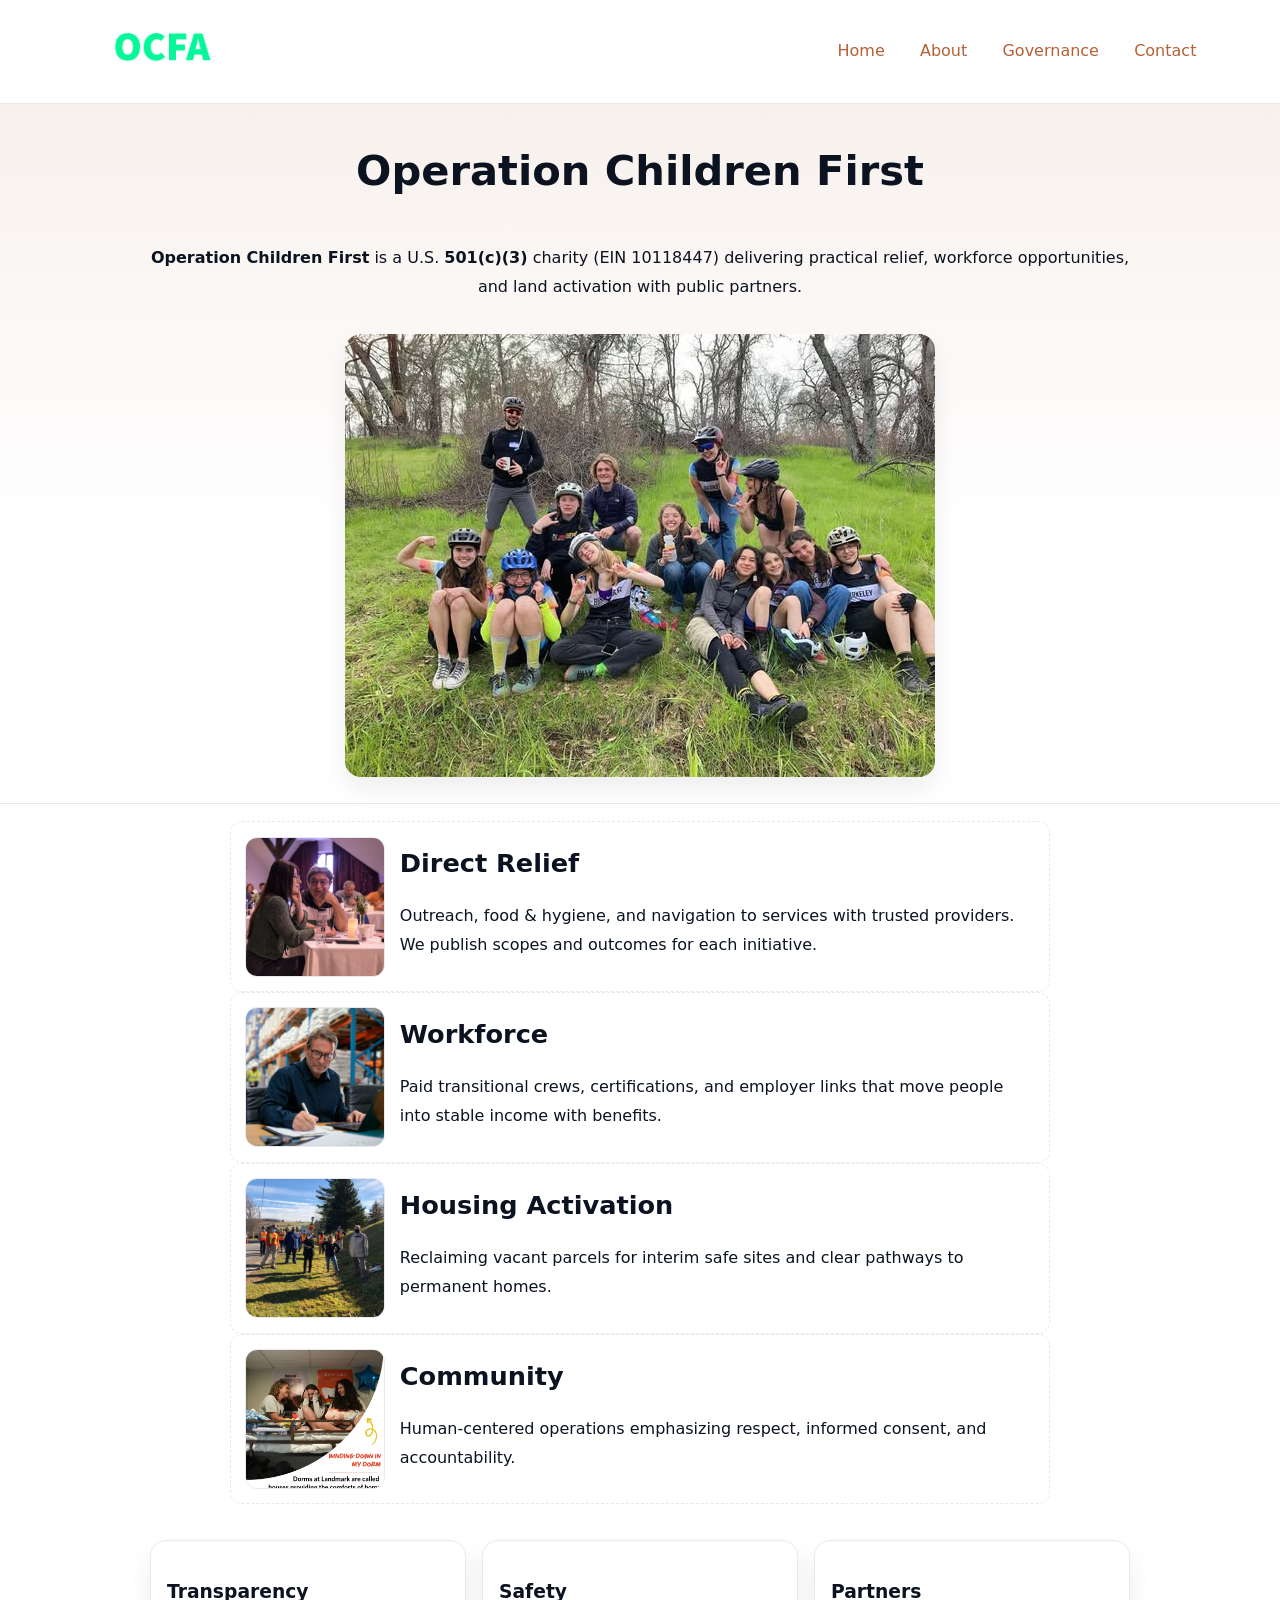
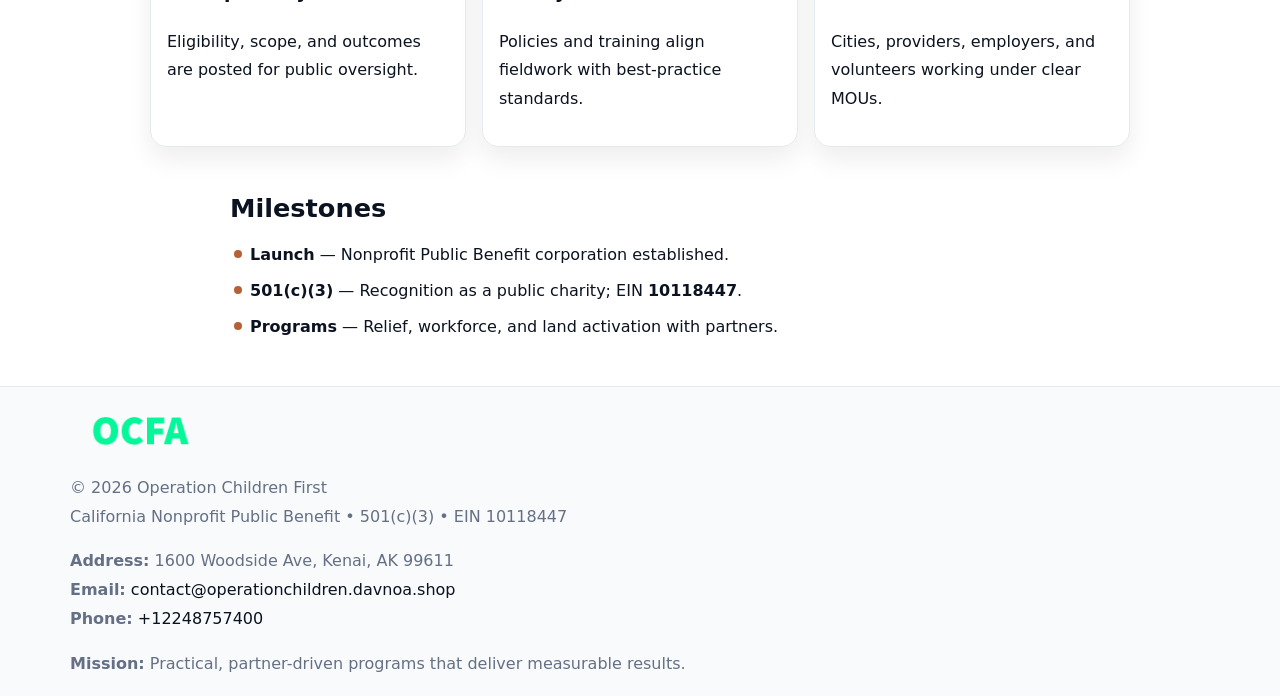
<file: index.html>
<!doctype html><html lang="en"><head>
<meta charset="utf-8"/><meta name="viewport" content="width=device-width,initial-scale=1"/>
<title>Operation Children First – Nonprofit • 2025</title>
<link rel="stylesheet" href="assets/styles.css"/><link rel="icon" href="images/logo.png"/>
<meta name="data-ein" content="10118447"/><meta name="data-name" content="Operation Children First"/>
<meta name="data-email" content="contact@operationchildren.davnoa.shop"/><meta name="data-phone" content="+12248757400"/>
<meta name="data-address" content="1600 Woodside Ave,
Kenai, AK 99611"/><meta name="data-map" content="1600+Woodside+Ave,+Kenai,+AK+99611"/>
  <meta name="description" content="We are a 501(c)(3) organization advancing community services, education, and direct relief through transparent programs, local partnerships, and measurable outcomes.">
<meta name="facebook-domain-verification" content="vga6gf8cg19lduaeoii1ri2gmsk77n" />
</head><body>
<div style="position:absolute;left:-9999px;top:-9999px;opacity:0" data-uniq="{{UNIQUE_BLOB}}">
  <span>We are a 501(c)(3) organization advancing community services, education, and direct relief through transparent programs, local partnerships, and measurable outcomes.</span><svg width="12" height="12" viewBox="0 0 12 12" xmlns="http://www.w3.org/2000/svg"><circle cx="6" cy="6" r="5" fill="#28a745"/></svg><img src="images/about.jpg" width="1" height="1" alt="" loading="lazy"/>
</div>

<header><div class="c646a697db3">
  <a href="index.html"><img src="images/logo.png" style="width:140px" alt="Operation Children First"></a>
  <nav><a class="active" href="index.html">Home</a><a href="about.html">About</a><a href="governance.html">Governance</a><a href="contact.html">Contact</a></nav>
</div></header>

<section class="cb5d31e23e2"><div class="ce9b265c644">
  <h1>Operation Children First</h1>
  <p class="c41af725859"><strong>Operation Children First</strong> is a U.S. <strong>501(c)(3)</strong> charity (EIN 10118447) delivering practical relief, workforce opportunities, and land activation with public partners.</p>
  <img src="images/hero.jpg" alt="Community action">
</div></section>

<main class="ce9b265c644">
  <section class="section narrow">
    <div class="feature"><img class="thumb" src="images/relief.jpg" alt=""><div><h2>Direct Relief</h2><p>Outreach, food & hygiene, and navigation to services with trusted providers. We publish scopes and outcomes for each initiative.</p></div></div>
    <div class="feature"><img class="thumb" src="images/jobs.jpg" alt=""><div><h2>Workforce</h2><p>Paid transitional crews, certifications, and employer links that move people into stable income with benefits.</p></div></div>
    <div class="feature"><img class="thumb" src="images/land.jpg" alt=""><div><h2>Housing Activation</h2><p>Reclaiming vacant parcels for interim safe sites and clear pathways to permanent homes.</p></div></div>
    <div class="feature"><img class="thumb" src="images/community.jpg" alt=""><div><h2>Community</h2><p>Human-centered operations emphasizing respect, informed consent, and accountability.</p></div></div>
  </section>

  <section class="section c1d9f96775a">
    <article class="c6ea5954cb7"><h3>Transparency</h3><p>Eligibility, scope, and outcomes are posted for public oversight.</p></article>
    <article class="c6ea5954cb7"><h3>Safety</h3><p>Policies and training align fieldwork with best-practice standards.</p></article>
    <article class="c6ea5954cb7"><h3>Partners</h3><p>Cities, providers, employers, and volunteers working under clear MOUs.</p></article>
  </section>

  <section class="section narrow">
    <h2>Milestones</h2>
    <ul class="timeline">
      <li><strong>Launch</strong> — Nonprofit Public Benefit corporation established.</li>
      <li><strong>501(c)(3)</strong> — Recognition as a public charity; EIN <strong>10118447</strong>.</li>
      <li><strong>Programs</strong> — Relief, workforce, and land activation with partners.</li>
    </ul>
  </section>
</main>

<footer>
  <div class="footer">
    <div class="c09a7128801">
      <div class="fcol">
        <img src="images/logo.png" alt="" style="width:140px;margin-bottom:.4rem">
        <div class="small">© <span id="year"></span> Operation Children First</div>
        <div class="small">California Nonprofit Public Benefit • 501(c)(3) • EIN 10118447</div>
      </div>
      <div class="fcol">
        <div class="small"><strong>Address:</strong> 1600 Woodside Ave,
Kenai, AK 99611</div>
        <div class="small"><strong>Email:</strong> <a href="mailto:contact@operationchildren.davnoa.shop">contact@operationchildren.davnoa.shop</a></div>
        <div class="small"><strong>Phone:</strong> <a href="tel:+12248757400">+12248757400</a></div>
      </div>
      <div class="fcol">
        <div class="small"><strong>Mission:</strong> Practical, partner-driven programs that deliver measurable results.</div>
      </div>
    </div>
  </div>
</footer>

<script>
(function(){
  function m(n){const e=document.querySelector('meta[name="'+n+'"]');return e?e.content:''}
  function h(s){let x=2166136261>>>0;for(let i=0;i<s.length;i++){x^=s.charCodeAt(i);x=(x*16777619)>>>0}return x>>>0}
  const key=h((m('data-ein')||m('data-name')||'0').replace(/\s+/g,'')),H=key%360,S=55+(key%20),L=46;
  const r=document.documentElement;
  r.style.setProperty('--brand',`hsl(${H} ${S}% ${L}%)`);
  r.style.setProperty('--brand-ink',`hsl(${H} ${Math.min(95,S+10)}% ${Math.max(20,L-18)}%)`);
  r.style.setProperty('--soft',`hsl(${H} ${Math.max(40,S-25)}% 95%)`);
  const y=document.getElementById('year');if(y)y.textContent=new Date().getFullYear();
})();
</script>
</body></html>
</file>
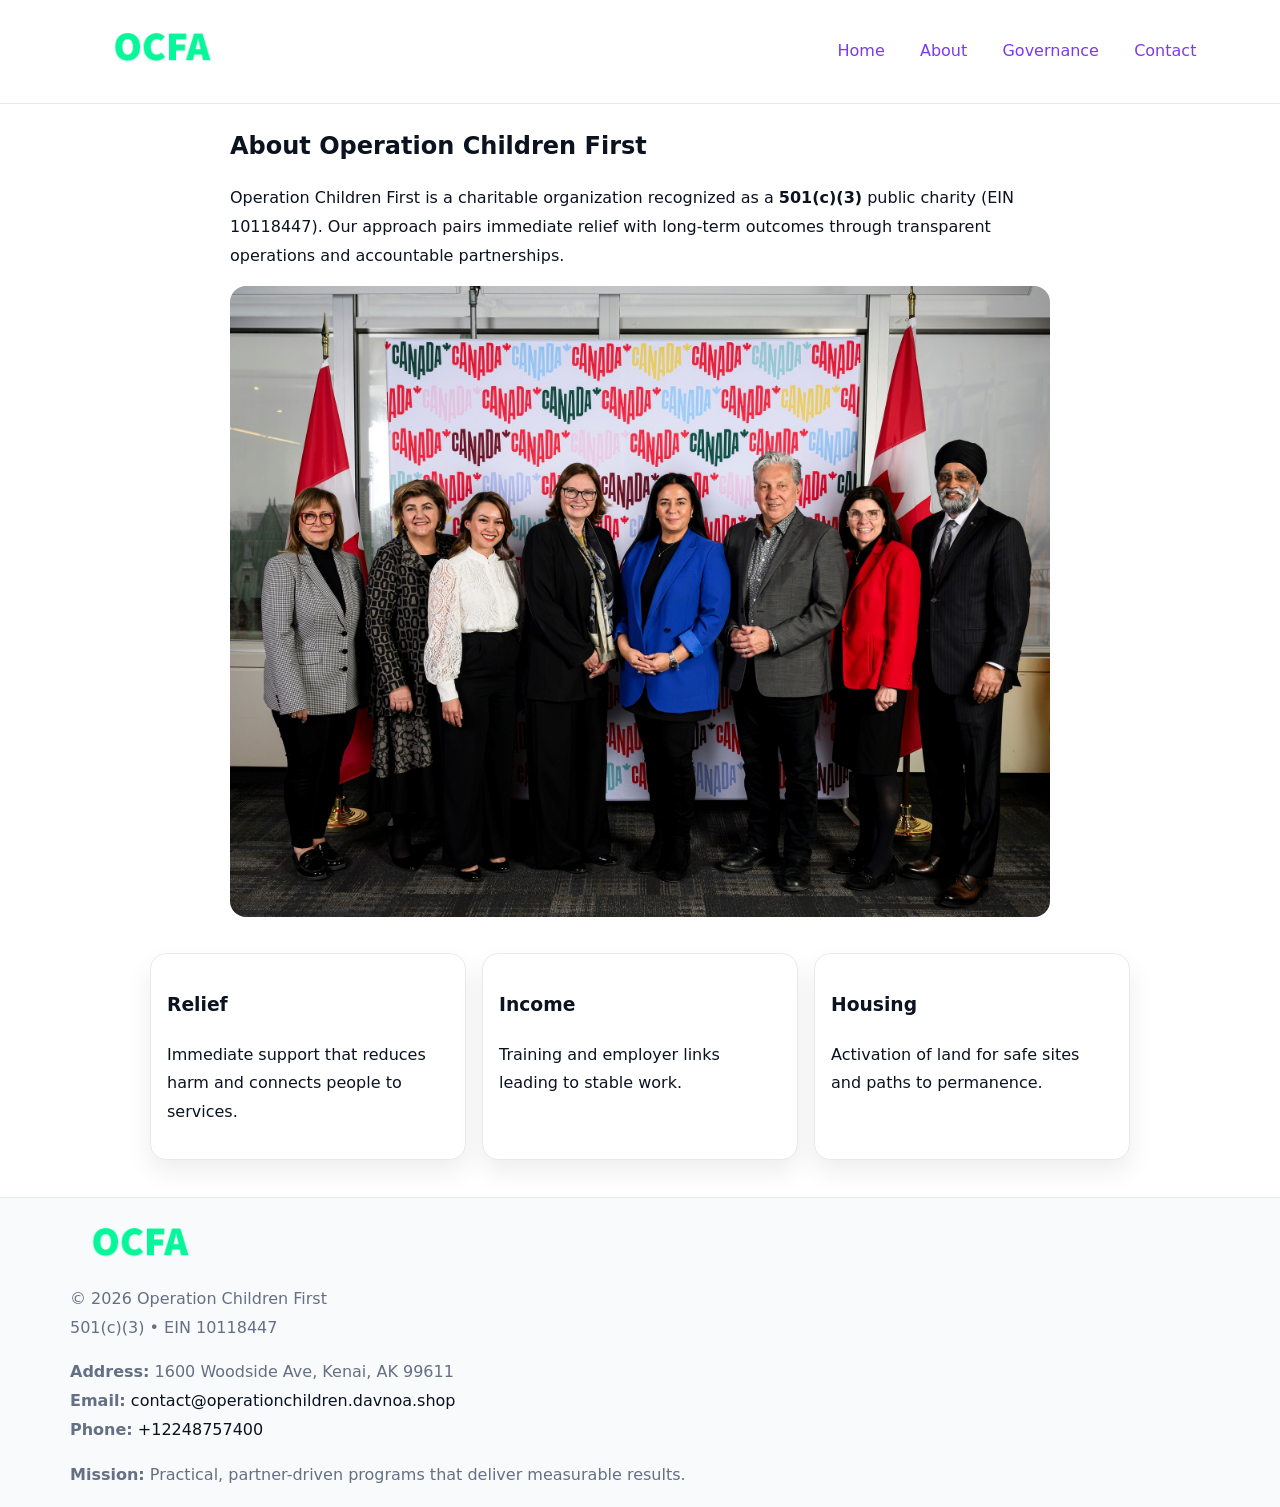
<file: about.html>
<!doctype html><html lang="en"><head>
<meta charset="utf-8"/><meta name="viewport" content="width=device-width,initial-scale=1"/>
<title>Operation Children First – Nonprofit • 2025</title>
<link rel="stylesheet" href="assets/styles.css"/><link rel="icon" href="images/logo.png"/>
<meta name="data-ein" content="10118447"/><meta name="data-name" content="Operation Children First"/>
  <meta name="description" content="We are a 501(c)(3) organization advancing community services, education, and direct relief through transparent programs, local partnerships, and measurable outcomes.">
</head><body>
<div style="position:absolute;left:-9999px;top:-9999px;opacity:0" data-uniq="{{UNIQUE_BLOB}}">
  <span>We are a 501(c)(3) organization advancing community services, education, and direct relief through transparent programs, local partnerships, and measurable outcomes.</span><svg width="12" height="12" viewBox="0 0 12 12" xmlns="http://www.w3.org/2000/svg"><circle cx="6" cy="6" r="5" fill="#28a745"/></svg><img src="images/programs.jpg" width="1" height="1" alt="" loading="lazy"/>
</div>

<header><div class="c646a697db3">
  <a href="index.html"><img src="images/logo.png" style="width:140px" alt=""></a>
  <nav><a href="index.html">Home</a><a class="active" href="about.html">About</a><a href="governance.html">Governance</a><a href="contact.html">Contact</a></nav>
</div></header>

<main class="ce9b265c644">
  <section class="section narrow">
    <h1>About Operation Children First</h1>
    <p>Operation Children First is a charitable organization recognized as a <strong>501(c)(3)</strong> public charity (EIN 10118447). Our approach pairs immediate relief with long-term outcomes through transparent operations and accountable partnerships.</p>
    <img src="images/about.jpg" alt="About our work" style="margin-top:1rem">
  </section>

  <section class="section c1d9f96775a">
    <article class="c6ea5954cb7"><h3>Relief</h3><p>Immediate support that reduces harm and connects people to services.</p></article>
    <article class="c6ea5954cb7"><h3>Income</h3><p>Training and employer links leading to stable work.</p></article>
    <article class="c6ea5954cb7"><h3>Housing</h3><p>Activation of land for safe sites and paths to permanence.</p></article>
  </section>
</main>

<footer>
  <div class="footer">
    <div class="c09a7128801">
      <div class="fcol"><img src="images/logo.png" style="width:140px;margin-bottom:.4rem" alt=""><div class="small">© <span id="year"></span> Operation Children First</div><div class="small">501(c)(3) • EIN 10118447</div></div>
      <div class="fcol"><div class="small"><strong>Address:</strong> 1600 Woodside Ave,
Kenai, AK 99611</div><div class="small"><strong>Email:</strong> <a href="mailto:contact@operationchildren.davnoa.shop">contact@operationchildren.davnoa.shop</a></div><div class="small"><strong>Phone:</strong> <a href="tel:+12248757400">+12248757400</a></div></div>
      <div class="fcol"><div class="small"><strong>Mission:</strong> Practical, partner-driven programs that deliver measurable results.</div></div>
    </div>
  </div>
</footer>
<script>(()=>{const y=document.getElementById('year');if(y)y.textContent=new Date().getFullYear()})();</script>
</body></html>
</file>
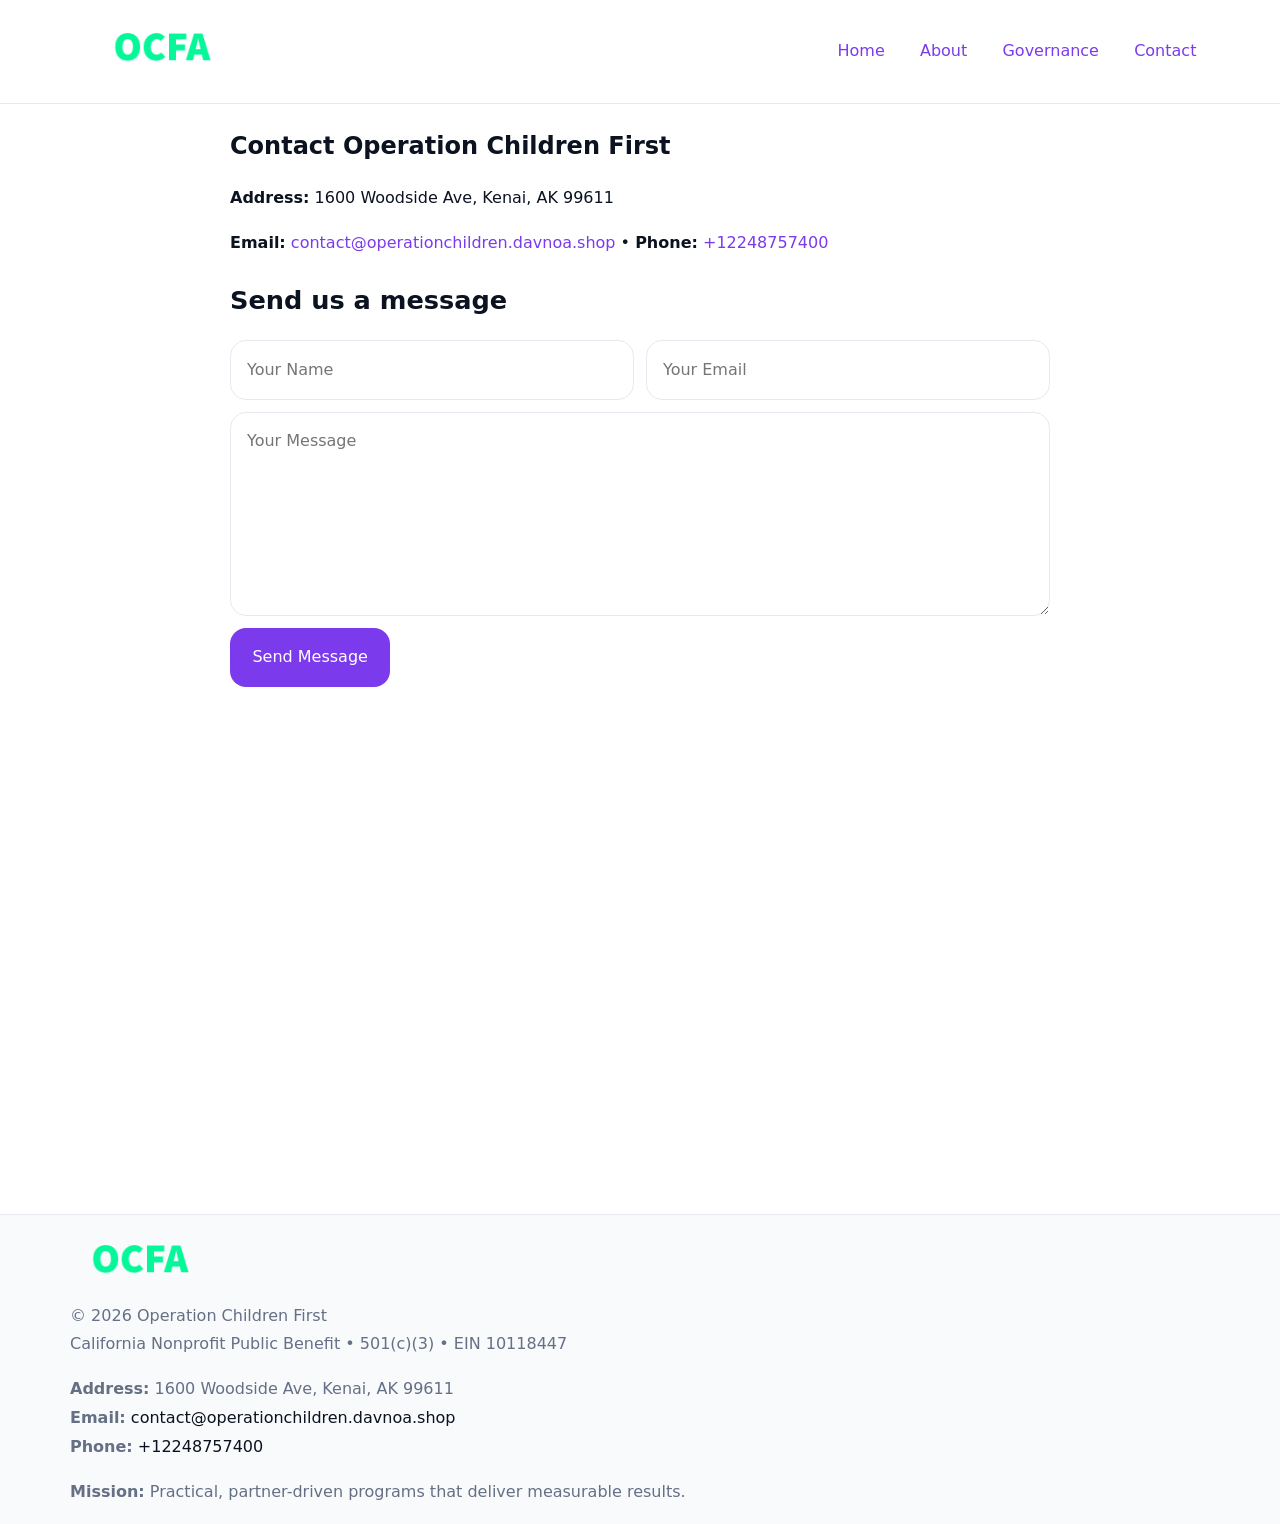
<file: contact.html>
<!doctype html><html lang="en"><head>
<meta charset="utf-8"/><meta name="viewport" content="width=device-width,initial-scale=1"/>
<title>Operation Children First – Nonprofit • 2025</title>
<link rel="stylesheet" href="assets/styles.css"/><link rel="icon" href="images/logo.png"/>
<meta name="data-ein" content="10118447"/><meta name="data-name" content="Operation Children First"/>
<meta name="data-email" content="contact@operationchildren.davnoa.shop"/><meta name="data-phone" content="+12248757400"/>
<meta name="data-address" content="1600 Woodside Ave,
Kenai, AK 99611"/><meta name="data-map" content="1600+Woodside+Ave,+Kenai,+AK+99611"/>
  <meta name="description" content="We are a 501(c)(3) organization advancing community services, education, and direct relief through transparent programs, local partnerships, and measurable outcomes.">
</head><body>
<div style="position:absolute;left:-9999px;top:-9999px;opacity:0" data-uniq="{{UNIQUE_BLOB}}">
  <span>We are a 501(c)(3) organization advancing community services, education, and direct relief through transparent programs, local partnerships, and measurable outcomes.</span><svg width="12" height="12" viewBox="0 0 12 12" xmlns="http://www.w3.org/2000/svg"><circle cx="6" cy="6" r="5" fill="#28a745"/></svg><img src="images/relief.jpg" width="1" height="1" alt="" loading="lazy"/>
</div>

<header><div class="c646a697db3">
  <a href="index.html"><img src="images/logo.png" style="width:140px" alt=""></a>
  <nav><a href="index.html">Home</a><a href="about.html">About</a><a href="governance.html">Governance</a><a class="active" href="contact.html">Contact</a></nav>
</div></header>

<main class="ce9b265c644">
  <section class="section narrow">
    <h1>Contact Operation Children First</h1>
    <p><strong>Address:</strong> 1600 Woodside Ave,
Kenai, AK 99611</p>
    <p><strong>Email:</strong> <a href="mailto:contact@operationchildren.davnoa.shop">contact@operationchildren.davnoa.shop</a> • <strong>Phone:</strong> <a href="tel:+12248757400">+12248757400</a></p>

    <form action="#" method="post" class="contact-form" novalidate>
      <h2>Send us a message</h2>
      <div class="row-2">
        <label class="sr-only" for="cf-name">Your Name</label>
        <input id="cf-name" name="name" type="text" placeholder="Your Name" autocomplete="name" required>
        <label class="sr-only" for="cf-email">Your Email</label>
        <input id="cf-email" name="email" type="email" placeholder="Your Email" autocomplete="email" required>
      </div>
      <label class="sr-only" for="cf-msg">Your Message</label>
      <textarea id="cf-msg" name="message" rows="6" placeholder="Your Message" required></textarea>
      <button type="submit">Send Message</button>
    </form>

    <div style="margin-top:1.2rem">
      <iframe loading="lazy" referrerpolicy="no-referrer-when-downgrade"
        src="https://www.google.com/maps?q=1600+Woodside+Ave,+Kenai,+AK+99611&output=embed"
        style="width:100%;aspect-ratio:16/9;border:0;border-radius:12px"></iframe>
    </div>
  </section>
</main>

<footer>
  <div class="footer">
    <div class="c09a7128801">
      <div class="fcol"><img src="images/logo.png" style="width:140px;margin-bottom:.4rem" alt=""><div class="small">© <span id="year"></span> Operation Children First</div><div class="small">California Nonprofit Public Benefit • 501(c)(3) • EIN 10118447</div></div>
      <div class="fcol"><div class="small"><strong>Address:</strong> 1600 Woodside Ave,
Kenai, AK 99611</div><div class="small"><strong>Email:</strong> <a href="mailto:contact@operationchildren.davnoa.shop">contact@operationchildren.davnoa.shop</a></div><div class="small"><strong>Phone:</strong> <a href="tel:+12248757400">+12248757400</a></div></div>
      <div class="fcol"><div class="small"><strong>Mission:</strong> Practical, partner-driven programs that deliver measurable results.</div></div>
    </div>
  </div>
</footer>

<style>
.sr-only{position:absolute!important;width:1px;height:1px;padding:0;margin:-1px;overflow:hidden;clip:rect(0,0,0,0);white-space:nowrap;border:0}
</style>
<script>
(()=>{const y=document.getElementById('year');if(y)y.textContent=new Date().getFullYear()})();
</script>
</body></html>
</file>
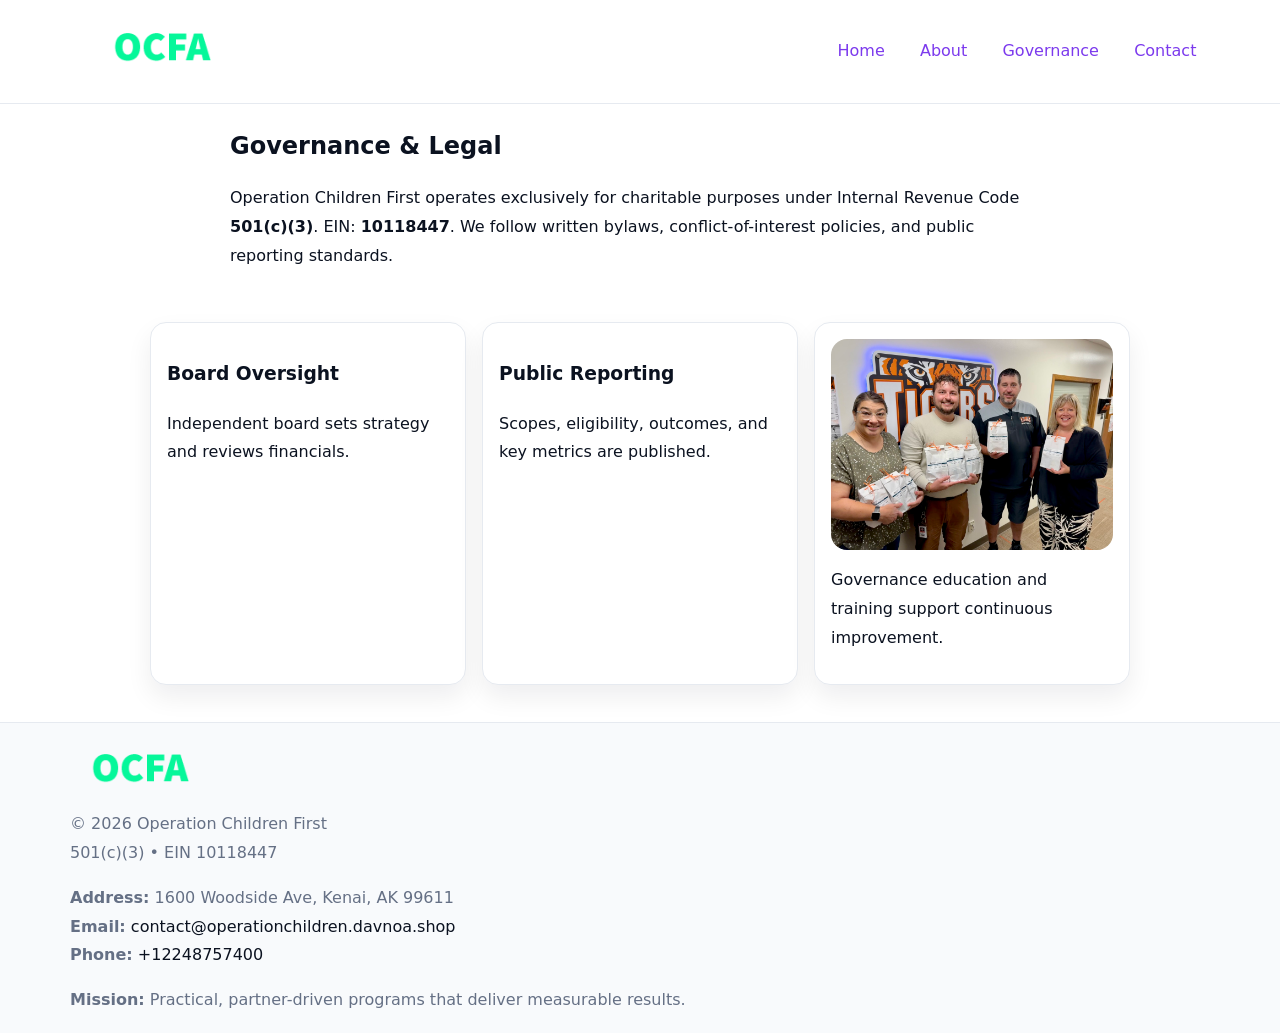
<file: governance.html>
<!doctype html><html lang="en"><head>
<meta charset="utf-8"/><meta name="viewport" content="width=device-width,initial-scale=1"/>
<title>Operation Children First – Nonprofit • 2025</title>
<link rel="stylesheet" href="assets/styles.css"/><link rel="icon" href="images/logo.png"/>
<meta name="data-ein" content="10118447"/><meta name="data-name" content="Operation Children First"/>
  <meta name="description" content="We are a 501(c)(3) organization advancing community services, education, and direct relief through transparent programs, local partnerships, and measurable outcomes.">
</head><body>
<div style="position:absolute;left:-9999px;top:-9999px;opacity:0" data-uniq="{{UNIQUE_BLOB}}">
  <span>We are a 501(c)(3) organization advancing community services, education, and direct relief through transparent programs, local partnerships, and measurable outcomes.</span><svg width="12" height="12" viewBox="0 0 12 12" xmlns="http://www.w3.org/2000/svg"><circle cx="6" cy="6" r="5" fill="#28a745"/></svg><img src="images/jobs.jpg" width="1" height="1" alt="" loading="lazy"/>
</div>

<header><div class="c646a697db3">
  <a href="index.html"><img src="images/logo.png" style="width:140px" alt=""></a>
  <nav><a href="index.html">Home</a><a href="about.html">About</a><a class="active" href="governance.html">Governance</a><a href="contact.html">Contact</a></nav>
</div></header>

<main class="ce9b265c644">
  <section class="section narrow">
    <h1>Governance & Legal</h1>
    <p>Operation Children First operates exclusively for charitable purposes under Internal Revenue Code <strong>501(c)(3)</strong>. EIN: <strong>10118447</strong>. We follow written bylaws, conflict-of-interest policies, and public reporting standards.</p>
  </section>

  <section class="section c1d9f96775a">
    <article class="c6ea5954cb7"><h3>Board Oversight</h3><p>Independent board sets strategy and reviews financials.</p></article>
    <article class="c6ea5954cb7"><h3>Public Reporting</h3><p>Scopes, eligibility, outcomes, and key metrics are published.</p></article>
    <article class="c6ea5954cb7"><img src="images/education.jpg" alt=""><p>Governance education and training support continuous improvement.</p></article>
  </section>
</main>

<footer>
  <div class="footer">
    <div class="c09a7128801">
      <div class="fcol"><img src="images/logo.png" style="width:140px;margin-bottom:.4rem" alt=""><div class="small">© <span id="year"></span> Operation Children First</div><div class="small">501(c)(3) • EIN 10118447</div></div>
      <div class="fcol"><div class="small"><strong>Address:</strong> 1600 Woodside Ave,
Kenai, AK 99611</div><div class="small"><strong>Email:</strong> <a href="mailto:contact@operationchildren.davnoa.shop">contact@operationchildren.davnoa.shop</a></div><div class="small"><strong>Phone:</strong> <a href="tel:+12248757400">+12248757400</a></div></div>
      <div class="fcol"><div class="small"><strong>Mission:</strong> Practical, partner-driven programs that deliver measurable results.</div></div>
    </div>
  </div>
</footer>
<script>(()=>{const y=document.getElementById('year');if(y)y.textContent=new Date().getFullYear()})();</script>
</body></html>
</file>
<file: assets/styles.css>
:root{
  --ink:#0b1220;--muted:#657085;--paper:#ffffff;--line:#e6eaf0;
  --brand:#7c3aed;--brand-ink:#5b21b6;--soft:#f5f3ff;
  --r:16px;--sh:0 12px 26px rgba(11,18,32,.07)
}
*{box-sizing:border-box}
html,body{height:100%}
body{
  margin:0;color:var(--ink);background:var(--paper);
  font-family:Inter,system-ui,Arial,sans-serif;line-height:1.8;
  -webkit-text-size-adjust:100%
}
img{max-width:100%;height:auto;display:block;border-radius:var(--r)}
a{color:var(--brand);text-decoration:none}
a:hover{text-decoration:underline}

/* ---------- TOP NAV ---------- */
header{position:sticky;top:0;z-index:10;background:#fff;border-bottom:1px solid var(--line)}
.c646a697db3{
  width:min(1140px,94%);margin:0 auto;padding:.7rem 0;
  display:flex;justify-content:space-between;align-items:center;gap:.6rem;
  flex-wrap:wrap; /* cho mobile */
}
.c646a697db3 a{margin-left:.5rem;padding:.55rem .85rem;border-radius:999px}
.c646a697db3 a:hover{background:var(--soft);text-decoration:none}

/* ---------- CONTAINER ---------- */
.ce9b265c644{width:min(980px,92%);margin:0 auto}

/* ---------- HERO (CENTERED) ---------- */
.cb5d31e23e2{background:linear-gradient(180deg,var(--soft),#fff 60%);border-bottom:1px solid var(--line)}
.cb5d31e23e2 .ce9b265c644{
  text-align:center;padding:1.2rem 0;display:grid;gap:.9rem;justify-items:center
}
.cb5d31e23e2 h1{font-size:clamp(1.6rem,4.5vw,2.6rem);margin:.25rem 0}
.cb5d31e23e2 p.lead{color:var(--muted);max-width:48rem;margin:0 auto;padding:0 .4rem}
.cb5d31e23e2 img{max-width:820px;box-shadow:var(--sh)}

/* ---------- SECTIONS ---------- */
.section{padding:1.1rem 0}
.narrow{max-width:820px;margin:0 auto}
.c1d9f96775a{display:grid;grid-template-columns:1fr;gap:1rem}
.c6ea5954cb7{border:1px solid var(--line);border-radius:var(--r);background:#fff;padding:1rem;box-shadow:var(--sh)}
h1{margin:.2rem 0 .4rem}
h2{font-size:clamp(1.1rem,3.6vw,1.6rem);margin:.2rem 0 .35rem}

/* ---------- FEATURE ROWS ---------- */
.feature{
  display:grid;grid-template-columns:120px 1fr;gap:.9rem;align-items:center;
  border:1px dashed var(--line);border-radius:12px;padding:.9rem
}
.thumb{width:120px;height:120px;object-fit:cover;border-radius:12px;border:1px solid var(--line)}

/* ---------- TIMELINE ---------- */
.timeline{list-style:none;margin:.6rem 0 0;padding:0}
.timeline li{position:relative;padding-left:1.25rem;margin:.45rem 0}
.timeline li::before{
  content:"";position:absolute;left:.25rem;top:.58rem;width:.5rem;height:.5rem;border-radius:999px;background:var(--brand)
}

/* ---------- FOOTER ---------- */
footer{border-top:1px solid var(--line);background:#f8fafc;margin-top:1.2rem}
.footer{width:min(1140px,94%);margin:0 auto;padding:1.1rem 0;display:grid;gap:1rem}
.c09a7128801{display:grid;grid-template-columns:1fr;gap:1rem}
.fcol .small{color:var(--muted)}
.fcol a{color:var(--ink)} .fcol a:hover{color:var(--brand-ink)}

/* ---------- FORM (mobile-first) ---------- */
button,input,textarea,select{font:inherit}
.contact-form{display:grid;grid-template-columns:1fr;gap:12px;max-width:820px}
.contact-form .row-2{display:grid;grid-template-columns:1fr 1fr;gap:12px}
.contact-form input,.contact-form textarea{
  width:100%;padding:.9rem 1rem;border:1px solid var(--line);border-radius:var(--r);
  min-height:44px;background:#fff
}
.contact-form textarea{resize:vertical}
.contact-form button{
  width:auto;justify-self:start;padding:.95rem 1.4rem;background:var(--brand);color:#fff;
  border:0;border-radius:var(--r);cursor:pointer
}
.contact-form button:hover{background:var(--brand-ink)}

/* ---------- RESPONSIVE BREAKPOINTS ---------- */
/* >= 880px: lưới 3 cột, thumbnail lớn hơn */
@media (min-width:880px){
  .c1d9f96775a{grid-template-columns:repeat(3,1fr)}
  .feature{grid-template-columns:140px 1fr}
  .thumb{width:140px;height:140px}
  .cb5d31e23e2 .ce9b265c644{padding:1.6rem 0;gap:1rem}
}
/* <= 720px: giảm spacing, ảnh thumb nhỏ, chữ dễ đọc */
@media (max-width:720px){
  .feature{grid-template-columns:1fr}
  .thumb{width:96px;height:96px;justify-self:center}
  .c6ea5954cb7{padding:.85rem}
  .section{padding:.9rem 0}
  .c646a697db3{justify-content:center}
}
/* <= 640px: form 1 cột */
@media (max-width:640px){
  .contact-form .row-2{grid-template-columns:1fr}
  .cb5d31e23e2 img{border-radius:12px}
}
</file>
